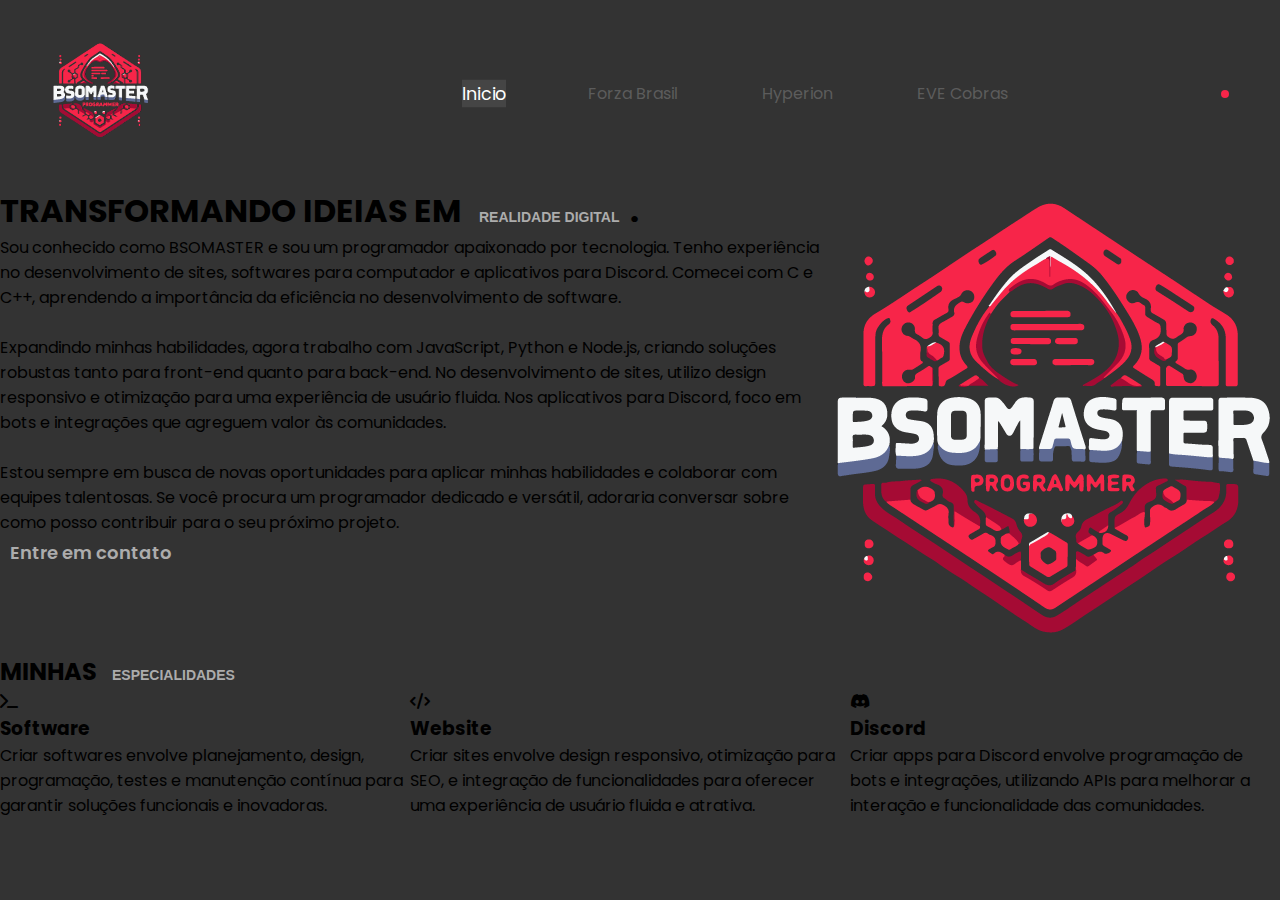
<file: index.html>
<!DOCTYPE html>
<html lang="pt-br">
    
    <head>
        <meta charset="UTF-8">
        <title>Web Master 2</title>
        <meta name="viewport" content="width=device-width, initial-scale=1.0">

        <!-- Google Fonts -->
        <link rel="preconnect" href="https://fonts.googleapis.com">
        <link rel="preconnect" href="https://fonts.gstatic.com" crossorigin>
        <link href="https://fonts.googleapis.com/css2?family=Poppins:ital,wght@0,100;0,200;0,300;0,400;0,500;0,600;0,700;0,800;0,900;1,100;1,200;1,300;1,400;1,500;1,600;1,700;1,800;1,900&display=swap" rel="stylesheet">
        
        <!-- Extern Icons  -->
        <link rel="stylesheet" href="https://cdnjs.cloudflare.com/ajax/libs/font-awesome/6.5.2/css/all.min.css"/>
        
        <!-- Main Style -->
        <link rel="stylesheet" href="style.css">
        <link rel="stylesheet" href="index.css">
        <script src="script.js" defer></script>
		
		<!-- Google Login -->
		<script src="https://accounts.google.com/gsi/client" async defer></script>
    </head>
    
    <body>
	
		<div id="g_id_onload"
		   data-client_id="87478016894-p1pdbiu2cbjlolkl0veolda452vknct4.apps.googleusercontent.com"
		   data-callback="onSignIn">
		</div>

        <header>
            
            <div class="interface">
                
                <div class="logo">
                    <img src="images/bsomaster-logo.png" alt="Logo do site">
                </div>
                
                <div class="siteBtnMenu" id="siteBtnMenu">
                    <i class="fa-solid fa-bars"></i>
                </div>

                <div class="siteMenu" id="siteMenu">
                    
                    <div class="siteBtnClose">
                        <i class="fa-solid fa-circle-xmark"></i>
                    </div>
                    
                    <nav>
                        <ul>
                            <li><a class="selected">Inicio</a></li>
                            <li><a href="forzabrasil.html">Forza Brasil</a></li>
                            <li><a href="hyperion.html">Hyperion</a></li>
                            <li><a href="evec.html">EVE Cobras</a></li>
                        </ul>
                    </nav>

                </div>

                <div class="siteBtnDiscord">
                    <div class="g_id_signin"
						data-type="button"
						data-shape="pill"
						data-theme="filled_black"
						data-text="signin"
						data-size="large"
						data-logo_alignment="left"
						data-width="200px">
					</div>
                </div>

                <div class="siteOverMenu"></div>

            </div>
        </header>

        <main>
            <section class="sectionOne">
                <div class="interface">
                    <div class="flex">
                        <div class="sectionTxt">
                            
                            <h1>TRANSFORMANDO IDEIAS EM <span>REALIDADE DIGITAL</span>.</h1>
                            
                            <p>Sou conhecido como BSOMASTER e sou um programador apaixonado por tecnologia. Tenho experiência no desenvolvimento de sites, softwares para computador e aplicativos para Discord. Comecei com C e C++, aprendendo a importância da eficiência no desenvolvimento de software.</br></br>

                            Expandindo minhas habilidades, agora trabalho com JavaScript, Python e Node.js, criando soluções robustas tanto para front-end quanto para back-end. No desenvolvimento de sites, utilizo design responsivo e otimização para uma experiência de usuário fluida. Nos aplicativos para Discord, foco em bots e integrações que agreguem valor às comunidades.</br></br>
                                
                            Estou sempre em busca de novas oportunidades para aplicar minhas habilidades e colaborar com equipes talentosas. Se você procura um programador dedicado e versátil, adoraria conversar sobre como posso contribuir para o seu próximo projeto.</p>

                            <a href="#">
                                <button>Entre em contato</button>
                            </a>
                            
                        </div>
                        <div class="sectionFluctuate">
                            <img src="images/bsomaster.png" alt="">
                        </div>
                    </div>
                </div>
            </section>
            
            <section class="sectionTwo">
                <div class="interface">
                    <h2>MINHAS <span>ESPECIALIDADES</span></h2>
                    <div class="flex">
                        <div class="sectionBox">
                            <i class="fa-solid fa-terminal"></i>
                            <h3>Software</h3>
                            <p>Criar softwares envolve planejamento, design, programação, testes e manutenção contínua para garantir soluções funcionais e inovadoras.</p>
                        </div>
                        <div class="sectionBox">
                            <i class="fa-solid fa-code"></i>
                            <h3>Website</h3>
                            <p>Criar sites envolve design responsivo, otimização para SEO, e integração de funcionalidades para oferecer uma experiência de usuário fluida e atrativa.</p>
                        </div>
                        <div class="sectionBox">
                            <i class="fa-brands fa-discord"></i>
                            <h3>Discord</h3>
                            <p>Criar apps para Discord envolve programação de bots e integrações, utilizando APIs para melhorar a interação e funcionalidade das comunidades.</p>
                        </div>
                    </div>
                </div>
            </section>
        </main>

	    <script>
	    function onSignIn(response) {
	      console.log('ID Token: ' + response.credential);
	      // Decodifique o token JWT para obter informações do usuário
	      const user = JSON.parse(atob(response.credential.split('.')[1]));
	      console.log('ID: ' + user.sub);
	      console.log('Name: ' + user.name);
	      console.log('Image URL: ' + user.picture);
	      console.log('Email: ' + user.email);
	    }
	  </script>
    </body>
</html>
</file>
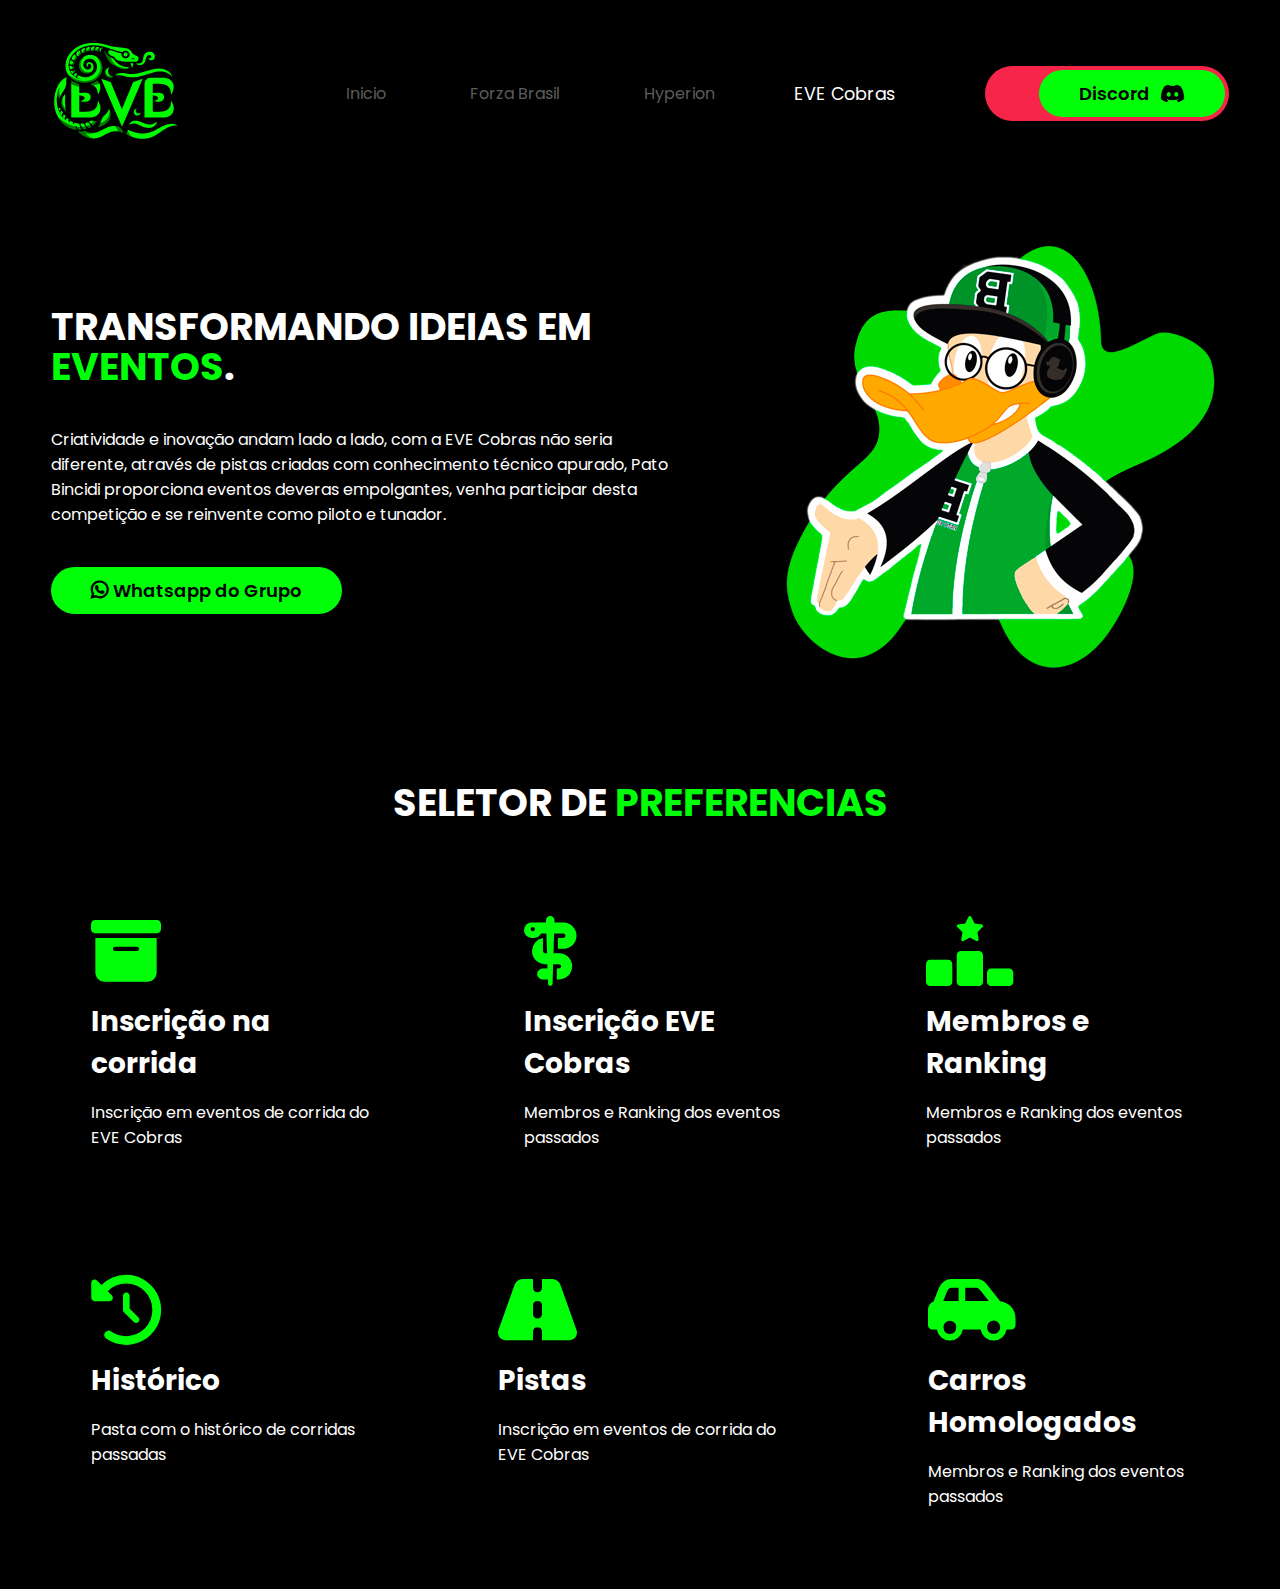
<file: evec.html>
<!DOCTYPE html>
<html lang="pt-br">
    
    <head>
        <meta charset="UTF-8">
        <title>EVE Cobras</title>
        <meta name="viewport" content="width=device-width, initial-scale=1.0">

        <!-- Google Fonts -->
        <link rel="preconnect" href="https://fonts.googleapis.com">
        <link rel="preconnect" href="https://fonts.gstatic.com" crossorigin>
        <link href="https://fonts.googleapis.com/css2?family=Poppins:ital,wght@0,100;0,200;0,300;0,400;0,500;0,600;0,700;0,800;0,900;1,100;1,200;1,300;1,400;1,500;1,600;1,700;1,800;1,900&display=swap" rel="stylesheet">
        
        <!-- Extern Icons  -->
        <link rel="stylesheet" href="https://cdnjs.cloudflare.com/ajax/libs/font-awesome/6.5.2/css/all.min.css"/>
        
        <!-- Main Style -->
        <link rel="stylesheet" href="style.css">
        <link rel="stylesheet" href="evec.css">
        <script src="script.js" defer></script>
    </head>
    
    <body>

        <header>
            <div class="interface">
                
                <div class="logo">
                    <img src="images/evec-logo.png" alt="Logo do site">
                </div>
                
                <div class="siteBtnMenu" id="siteBtnMenu">
                    <i class="fa-solid fa-bars"></i>
                </div>

                <div class="siteMenu" id="siteMenu">
                    
                    <div class="siteBtnClose">
                        <i class="fa-solid fa-circle-xmark"></i>
                    </div>
                    
                    <nav>
                        <ul>
                            <li><a href="index.html">Inicio</a></li>
                            <li><a href="forzabrasil.html">Forza Brasil</a></li>
                            <li><a href="hyperion.html">Hyperion</a></li>
                            <li><a class="selected">EVE Cobras</a></li>
                        </ul>
                    </nav>

                </div>

                <div class="siteBtnDiscord">
                    <a href="https://discord.gg/Ks7W8umuds">
                        <button class="flex"><p>Discord</p><i class="fa-brands fa-discord"></i></button>
                    </a>
                </div>

                <div class="siteOverMenu"></div>

            </div>
        </header>

        <main>
            <section class="sectionOne">
                <div class="interface">
                    <div class="flex">
                        <div class="sectionTxt">
                            <h1>TRANSFORMANDO IDEIAS EM <span>EVENTOS</span>.</h1>
                            <p>Criatividade e inovação andam lado a lado, com a EVE Cobras não seria diferente, através de pistas criadas com conhecimento técnico apurado, Pato Bincidi proporciona eventos deveras empolgantes, venha participar desta competição e se reinvente como piloto e tunador.</p>

                            <a href="#">
                                <button><i class="fa-brands fa-whatsapp"></i> Whatsapp do Grupo</button>
                            </a>
                            
                        </div>
                        <div class="sectionFluctuate">
                            <img src="images/patobincidi.png" alt="">
                        </div>
                    </div>
                </div>
            </section>
            
            <section class="sectionTwo">
                <div class="interface">
                    <h2>SELETOR DE <span>PREFERENCIAS</span></h2>
                    <div class="flex">
                        <div class="sectionBox">
                            <a href="./evec/inscricao.html">
                                <i class="fa-solid fa-box-archive"></i>
                                <h3>Inscrição na corrida</h3>
                                <p>Inscrição em eventos de corrida do EVE Cobras</p>
                            </a>
                        </div>
                        <div class="sectionBox">
                            <i class="fa-solid fa-staff-snake"></i>
                            <h3>Inscrição EVE Cobras</h3>
                            <p>Membros e Ranking dos eventos passados</p>
                        </div>
                        <div class="sectionBox">
                            <i class="fa-solid fa-ranking-star"></i>
                            <h3>Membros e Ranking</h3>
                            <p>Membros e Ranking dos eventos passados</p>
                        </div>
                    </div>
                    <div class="flex">
                        <div class="sectionBox">
                            <i class="fa-solid fa-clock-rotate-left"></i>
                            <h3>Histórico</h3>
                            <p>Pasta com o histórico de corridas passadas</p>
                        </div>
                        <div class="sectionBox">
                            <i class="fa-solid fa-road"></i>
                            <h3>Pistas</h3>
                            <p>Inscrição em eventos de corrida do EVE Cobras</p>
                        </div>
                        <div class="sectionBox">
                            <i class="fa-solid fa-car-side"></i>
                            <h3>Carros Homologados</h3>
                            <p>Membros e Ranking dos eventos passados</p>
                        </div>
                    </div>
                </div>
            </section>
            
        </main>

    </body>
</html>
</file>
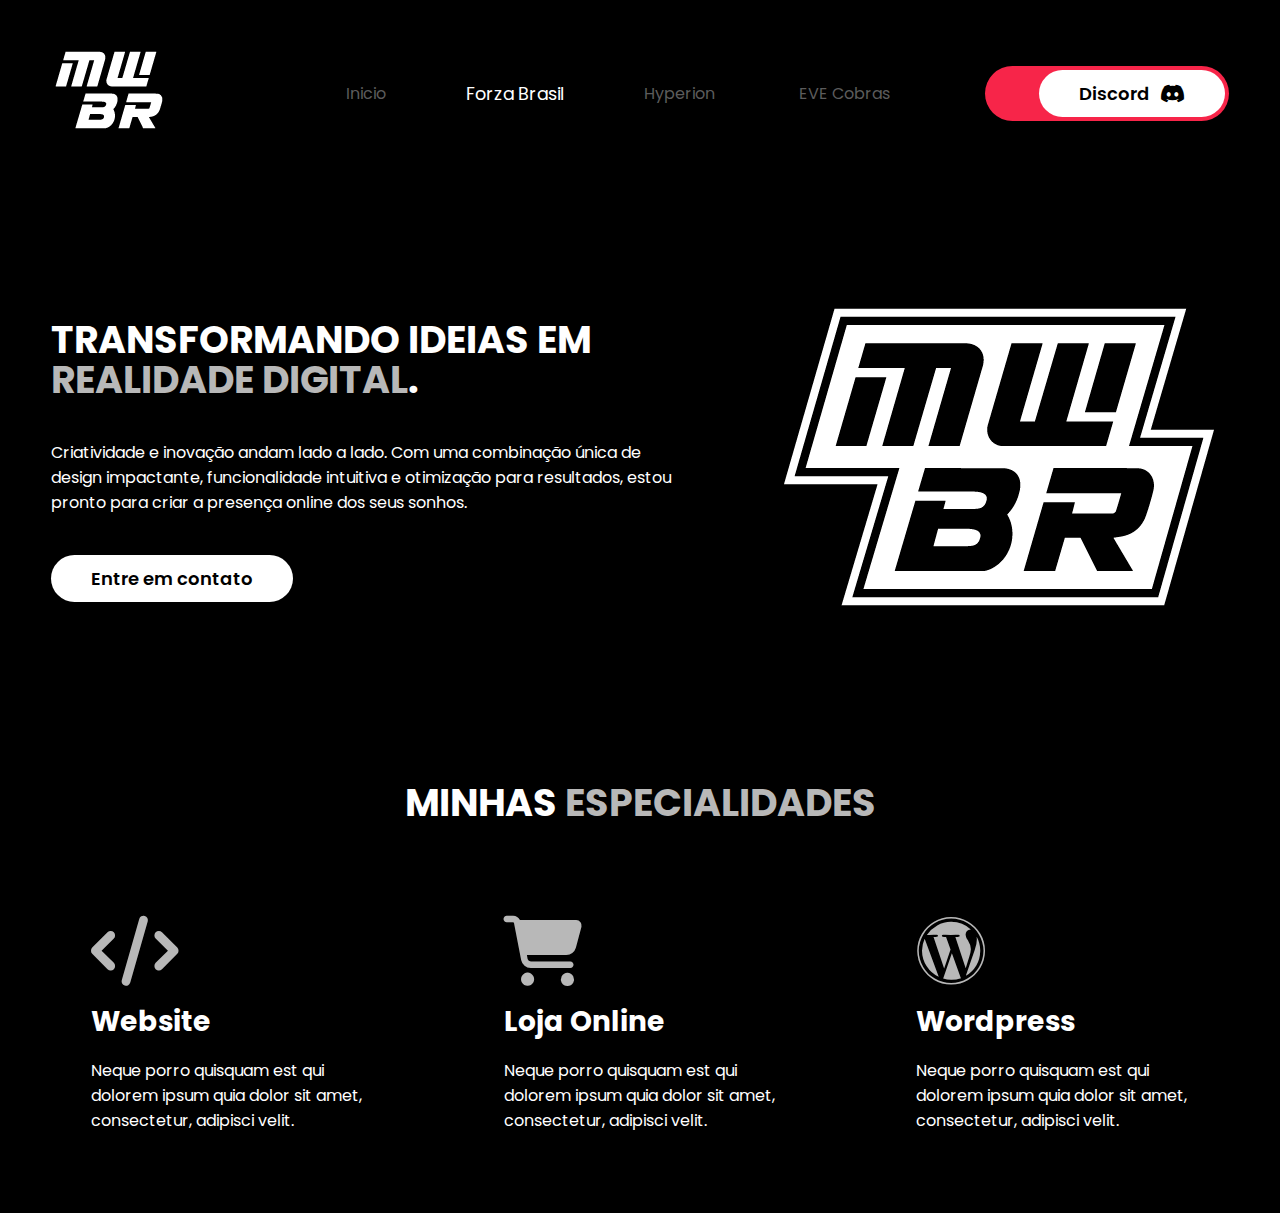
<file: forzabrasil.html>
<!DOCTYPE html>
<html lang="pt-br">
    
    <head>
        <meta charset="UTF-8">
        <title>Forza Brasil</title>
        <meta name="viewport" content="width=device-width, initial-scale=1.0">

        <!-- Google Fonts -->
        <link rel="preconnect" href="https://fonts.googleapis.com">
        <link rel="preconnect" href="https://fonts.gstatic.com" crossorigin>
        <link href="https://fonts.googleapis.com/css2?family=Poppins:ital,wght@0,100;0,200;0,300;0,400;0,500;0,600;0,700;0,800;0,900;1,100;1,200;1,300;1,400;1,500;1,600;1,700;1,800;1,900&display=swap" rel="stylesheet">
        
        <!-- Extern Icons  -->
        <link rel="stylesheet" href="https://cdnjs.cloudflare.com/ajax/libs/font-awesome/6.5.2/css/all.min.css"/>
        
        <!-- Main Style -->
        <link rel="stylesheet" href="style.css">
        <link rel="stylesheet" href="forzabrasil.css">
        <script src="script.js" defer></script>
    </head>
    
    <body>

        <header>
            <div class="interface">
                
                <div class="logo">
                    <img src="images/mwbr-logo.png" alt="Logo do site">
                </div>
                
                <div class="siteBtnMenu" id="siteBtnMenu">
                    <i class="fa-solid fa-bars"></i>
                </div>

                <div class="siteMenu" id="siteMenu">
                    
                    <div class="siteBtnClose">
                        <i class="fa-solid fa-circle-xmark"></i>
                    </div>
                    
                    <nav>
                        <ul>
                            <li><a href="index.html">Inicio</a></li>
                            <li><a class="selected">Forza Brasil</a></li>
                            <li><a href="hyperion.html">Hyperion</a></li>
                            <li><a href="evec.html">EVE Cobras</a></li>
                        </ul>
                    </nav>

                </div>

                <div class="siteBtnDiscord">
                    <a href="https://discord.gg/Ks7W8umuds">
                        <button class="flex"><p>Discord</p><i class="fa-brands fa-discord"></i></button>
                    </a>
                </div>

                <div class="siteOverMenu"></div>

            </div>
        </header>

        <main>
            <section class="sectionOne">
                <div class="interface">
                    <div class="flex">
                        <div class="sectionTxt">
                            <h1>TRANSFORMANDO IDEIAS EM <span>REALIDADE DIGITAL</span>.</h1>
                            <p>Criatividade e inovação andam lado a lado. Com uma combinação única de design impactante, funcionalidade intuitiva e otimização para resultados, estou pronto para criar a presença online dos seus sonhos.</p>

                            <a href="#">
                                <button>Entre em contato</button>
                            </a>
                            
                        </div>
                        <div class="sectionFluctuate">
                            <img src="images/mwbr.png" alt="">
                        </div>
                    </div>
                </div>
            </section>
            
            <section class="sectionTwo">
                <div class="interface">
                    <h2>MINHAS <span>ESPECIALIDADES</span></h2>
                    <div class="flex">
                        <div class="sectionBox">
                            <i class="fa-solid fa-code"></i>
                            <h3>Website</h3>
                            <p>Neque porro quisquam est qui dolorem ipsum quia dolor sit amet, consectetur, adipisci velit.</p>
                        </div>
                        <div class="sectionBox">
                            <i class="fa-solid fa-cart-shopping"></i>
                            <h3>Loja Online</h3>
                            <p>Neque porro quisquam est qui dolorem ipsum quia dolor sit amet, consectetur, adipisci velit.</p>
                        </div>
                        <div class="sectionBox">
                            <i class="fa-brands fa-wordpress"></i>
                            <h3>Wordpress</h3>
                            <p>Neque porro quisquam est qui dolorem ipsum quia dolor sit amet, consectetur, adipisci velit.</p>
                        </div>
                    </div>
                </div>
            </section>
        </main>

    </body>
</html>
</file>
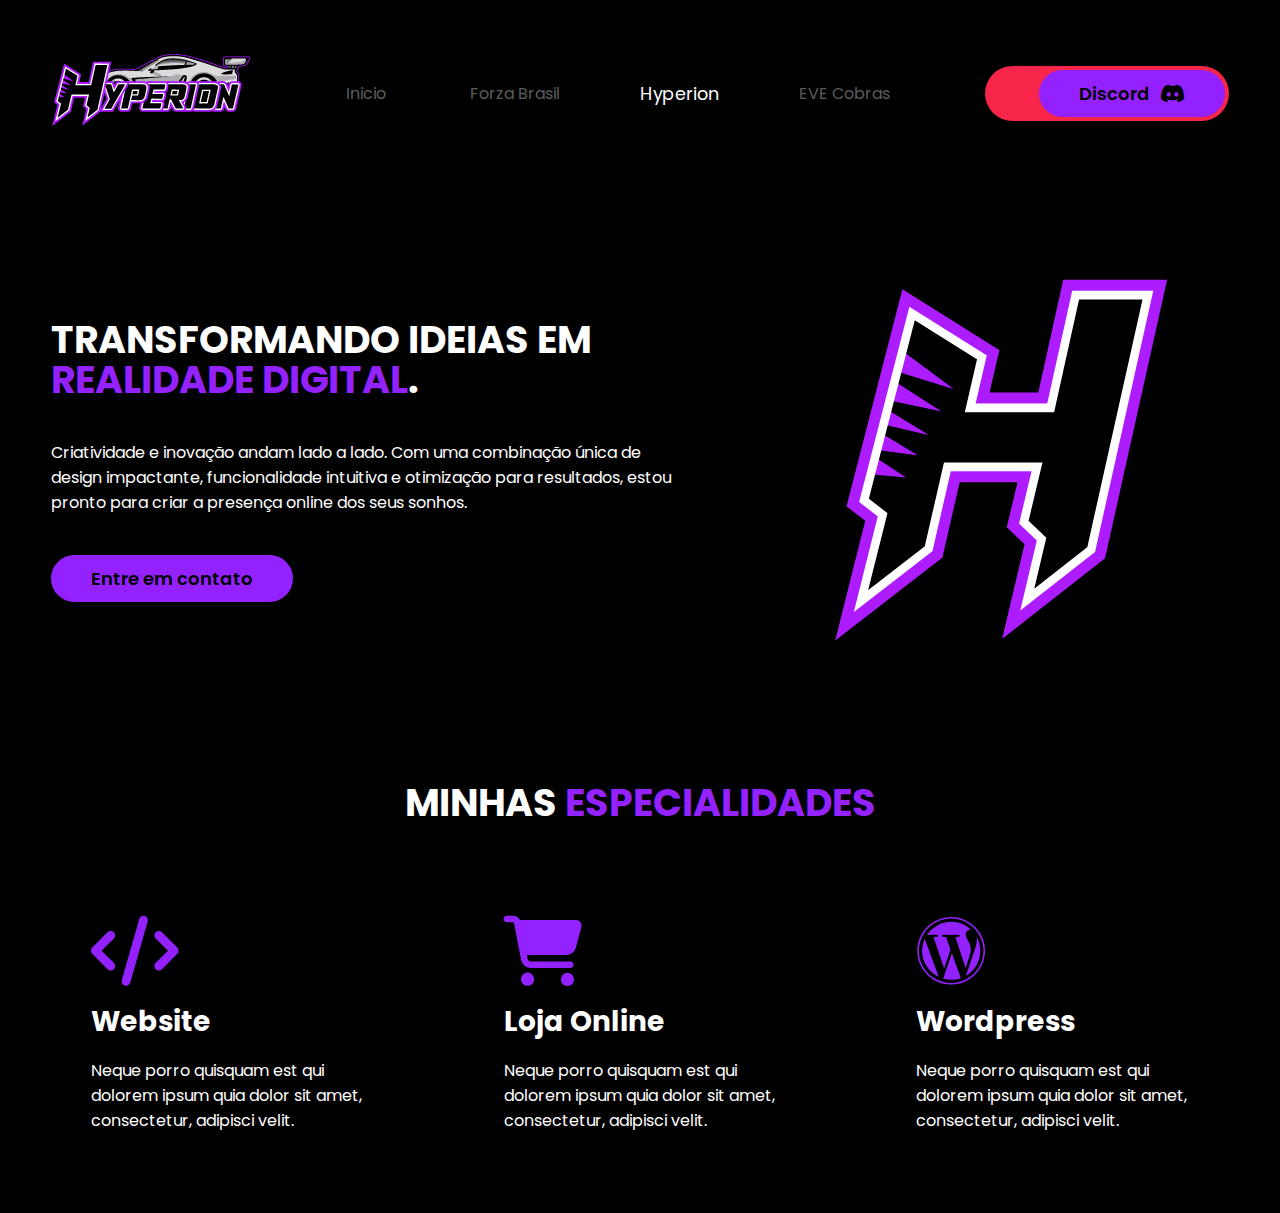
<file: hyperion.html>
<!DOCTYPE html>
<html lang="pt-br">
    
    <head>
        <meta charset="UTF-8">
        <title>Forza Brasil</title>
        <meta name="viewport" content="width=device-width, initial-scale=1.0">

        <!-- Google Fonts -->
        <link rel="preconnect" href="https://fonts.googleapis.com">
        <link rel="preconnect" href="https://fonts.gstatic.com" crossorigin>
        <link href="https://fonts.googleapis.com/css2?family=Poppins:ital,wght@0,100;0,200;0,300;0,400;0,500;0,600;0,700;0,800;0,900;1,100;1,200;1,300;1,400;1,500;1,600;1,700;1,800;1,900&display=swap" rel="stylesheet">
        
        <!-- Extern Icons  -->
        <link rel="stylesheet" href="https://cdnjs.cloudflare.com/ajax/libs/font-awesome/6.5.2/css/all.min.css"/>
        
        <!-- Main Style -->
        <link rel="stylesheet" href="style.css">
        <link rel="stylesheet" href="hyperion.css">
        <script src="script.js" defer></script>
    </head>
    
    <body>

        <header>
            <div class="interface">
                
                <div class="logo">
                    <img src="images/hyperion-logo.png" alt="Logo do site">
                </div>
                
                <div class="siteBtnMenu" id="siteBtnMenu">
                    <i class="fa-solid fa-bars"></i>
                </div>

                <div class="siteMenu" id="siteMenu">
                    
                    <div class="siteBtnClose">
                        <i class="fa-solid fa-circle-xmark"></i>
                    </div>
                    
                    <nav>
                        <ul>
                            <li><a href="index.html">Inicio</a></li>
                            <li><a href="forzabrasil.html">Forza Brasil</a></li>
                            <li><a class="selected">Hyperion</a></li>
                            <li><a href="evec.html">EVE Cobras</a></li>
                        </ul>
                    </nav>

                </div>

                <div class="siteBtnDiscord">
                    <a href="https://discord.gg/Ks7W8umuds">
                        <button class="flex"><p>Discord</p><i class="fa-brands fa-discord"></i></button>
                    </a>
                </div>

                <div class="siteOverMenu"></div>

            </div>
        </header>

        <main>
            <section class="sectionOne">
                <div class="interface">
                    <div class="flex">
                        <div class="sectionTxt">
                            <h1>TRANSFORMANDO IDEIAS EM <span>REALIDADE DIGITAL</span>.</h1>
                            <p>Criatividade e inovação andam lado a lado. Com uma combinação única de design impactante, funcionalidade intuitiva e otimização para resultados, estou pronto para criar a presença online dos seus sonhos.</p>

                            <a href="#">
                                <button>Entre em contato</button>
                            </a>
                            
                        </div>
                        <div class="sectionFluctuate">
                            <img src="images/hyperion.png" alt="">
                        </div>
                    </div>
                </div>
            </section>
            
            <section class="sectionTwo">
                <div class="interface">
                    <h2>MINHAS <span>ESPECIALIDADES</span></h2>
                    <div class="flex">
                        <div class="sectionBox">
                            <i class="fa-solid fa-code"></i>
                            <h3>Website</h3>
                            <p>Neque porro quisquam est qui dolorem ipsum quia dolor sit amet, consectetur, adipisci velit.</p>
                        </div>
                        <div class="sectionBox">
                            <i class="fa-solid fa-cart-shopping"></i>
                            <h3>Loja Online</h3>
                            <p>Neque porro quisquam est qui dolorem ipsum quia dolor sit amet, consectetur, adipisci velit.</p>
                        </div>
                        <div class="sectionBox">
                            <i class="fa-brands fa-wordpress"></i>
                            <h3>Wordpress</h3>
                            <p>Neque porro quisquam est qui dolorem ipsum quia dolor sit amet, consectetur, adipisci velit.</p>
                        </div>
                    </div>
                </div>
            </section>
        </main>

    </body>
</html>
</file>
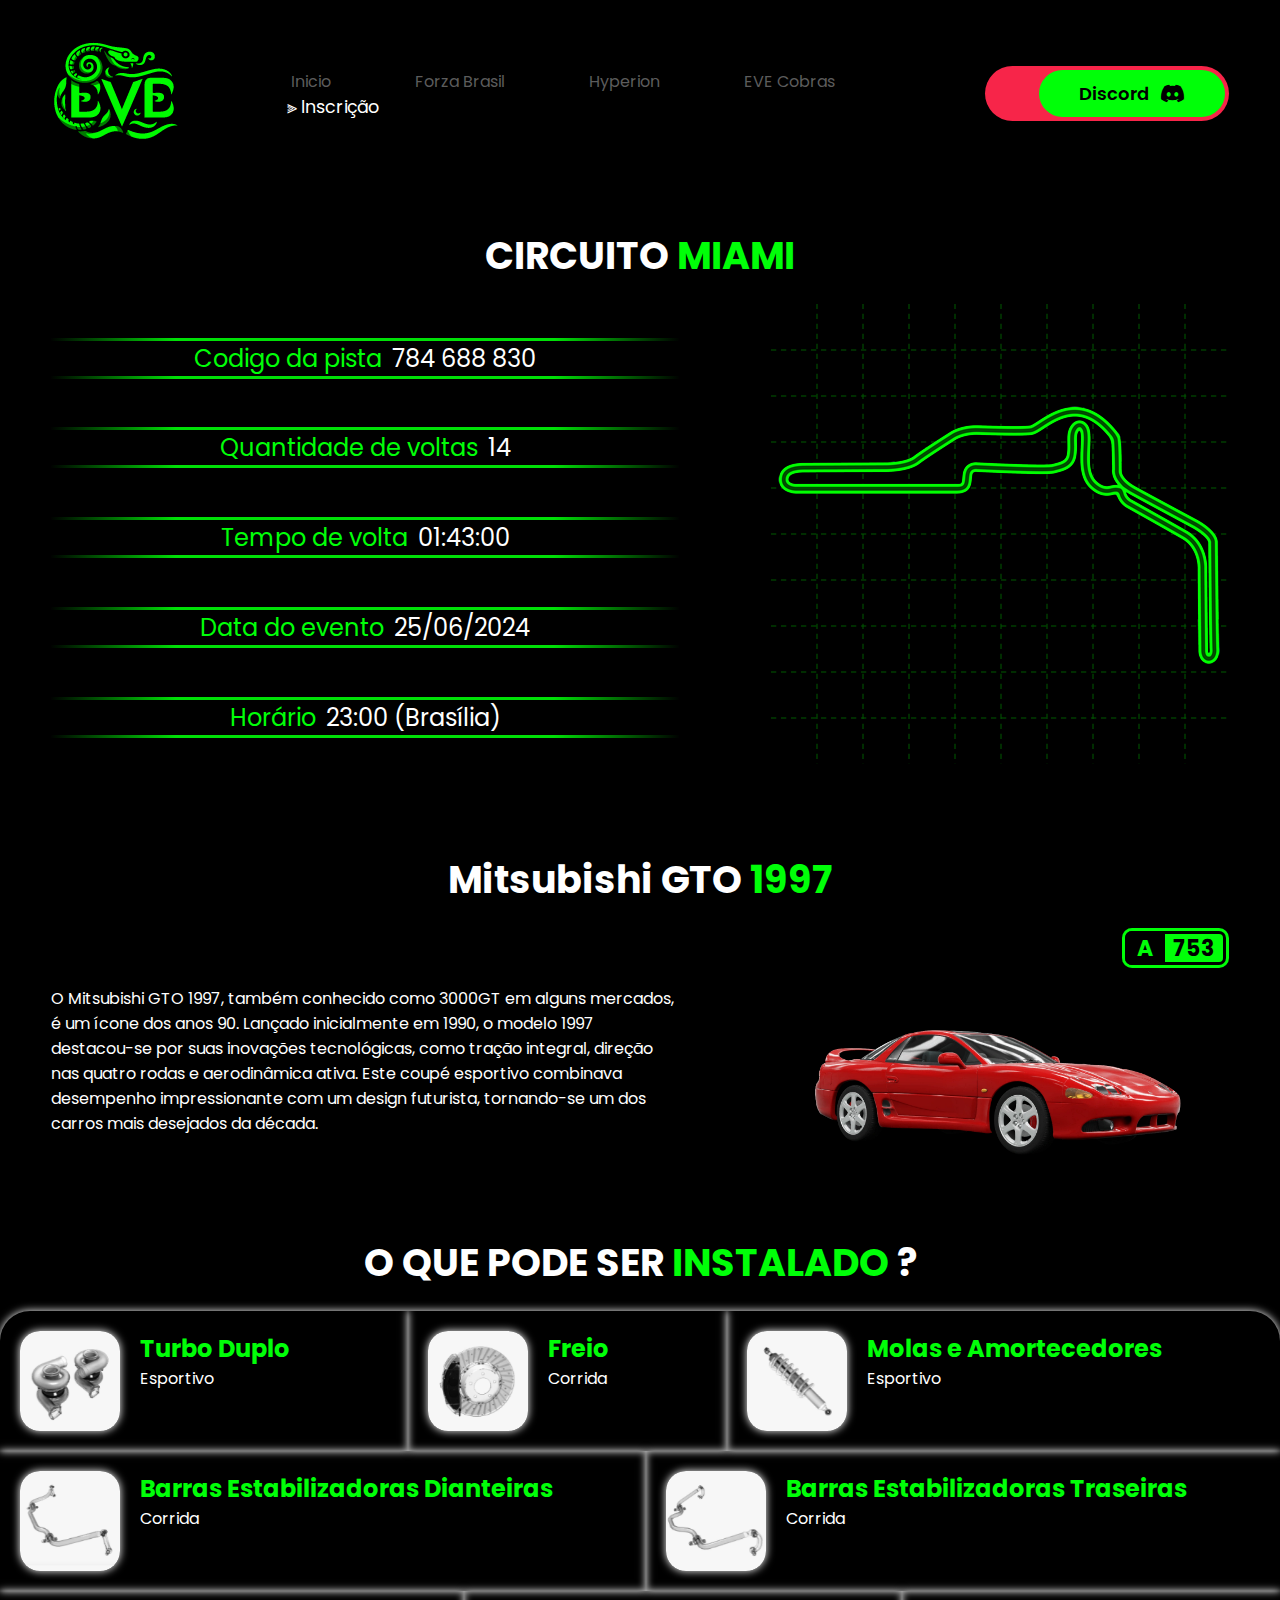
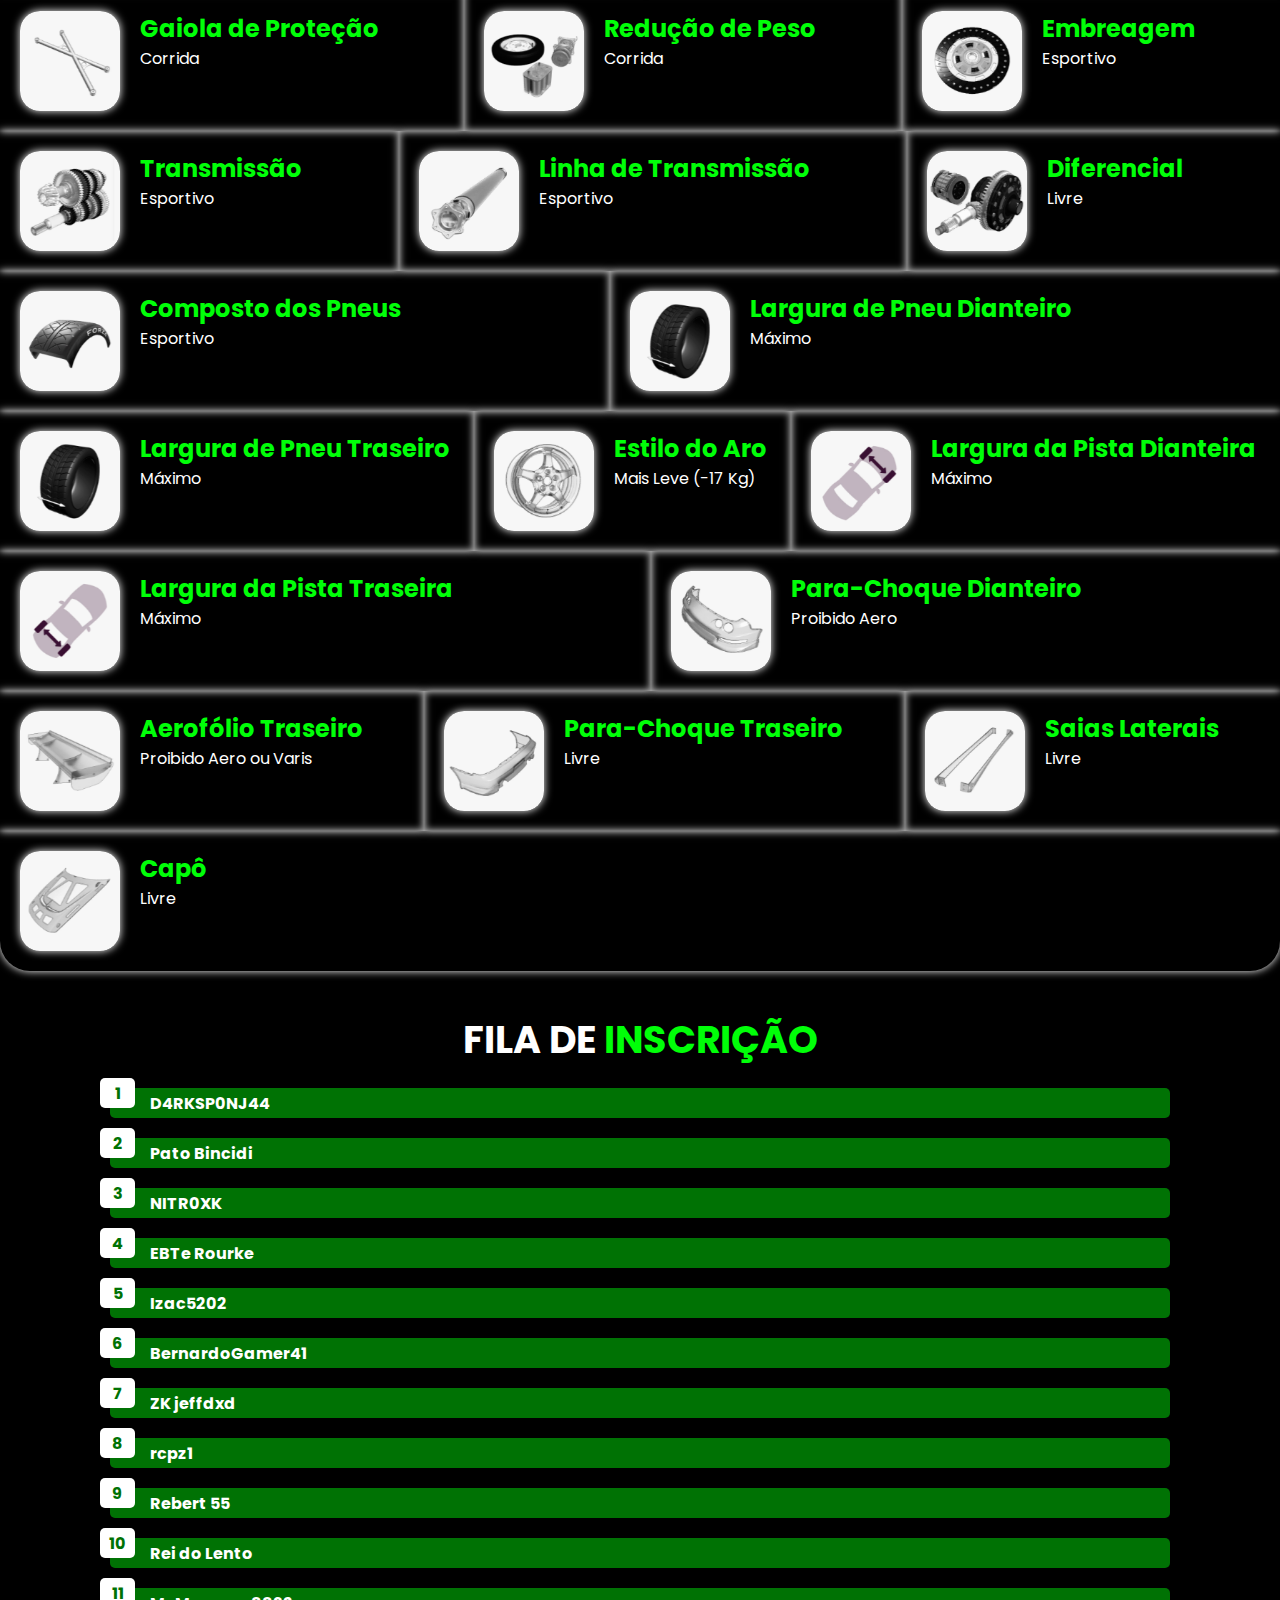
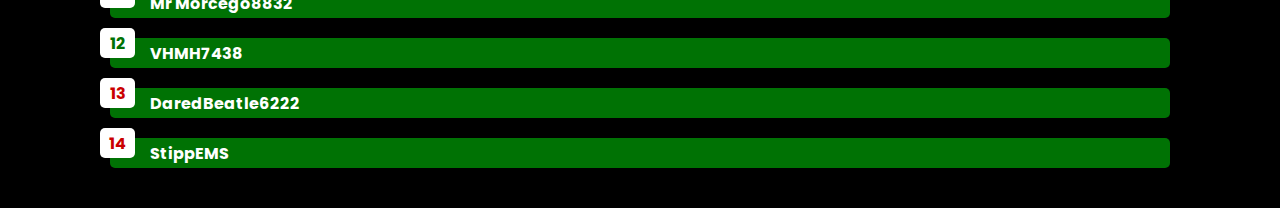
<file: evec/inscricao.html>
<!DOCTYPE html>
<html lang="pt-br">
    
    <head>
        <meta charset="UTF-8">
        <title>EVEC - Inscrição</title>
        <meta name="viewport" content="width=device-width, initial-scale=1.0">

        <!-- Google Fonts -->
        <link rel="preconnect" href="https://fonts.googleapis.com">
        <link rel="preconnect" href="https://fonts.gstatic.com" crossorigin>
        <link href="https://fonts.googleapis.com/css2?family=Poppins:ital,wght@0,100;0,200;0,300;0,400;0,500;0,600;0,700;0,800;0,900;1,100;1,200;1,300;1,400;1,500;1,600;1,700;1,800;1,900&display=swap" rel="stylesheet">
        
        <!-- Extern Icons  -->
        <link rel="stylesheet" href="https://cdnjs.cloudflare.com/ajax/libs/font-awesome/6.5.2/css/all.min.css"/>
        
        <!-- Main Style -->
        <link rel="stylesheet" href="../style.css">
        <link rel="stylesheet" href="inscricao.css">
        <script src="../script.js" defer></script>
    </head>
    
    <body>

        <header>
            <div class="interface">
                
                <div class="logo">
                    <a href="../evec.html">
                        <img src="../images/evec-logo.png" alt="Logo do site">
                    </a>
                </div>
                
                <div class="siteBtnMenu" id="siteBtnMenu">
                    <i class="fa-solid fa-bars"></i>
                </div>

                <div class="siteMenu" id="siteMenu">
                    
                    <div class="siteBtnClose">
                        <i class="fa-solid fa-circle-xmark"></i>
                    </div>
                    
                    <nav>
                        <ul>
                            <li><a href="../index.html">Inicio</a></li>
                            <li><a href="../forzabrasil.html">Forza Brasil</a></li>
                            <li><a href="../hyperion.html">Hyperion</a></li>
                            <li><a href="../evec.html">EVE Cobras</a></li>
                            <li><a class="selected">⫸ Inscrição</a></li>
                        </ul>
                    </nav>

                </div>

                <div class="siteBtnDiscord">
                    <a href="https://discord.gg/Ks7W8umuds">
                        <button class="flex"><p>Discord</p><i class="fa-brands fa-discord"></i></button>
                    </a>
                </div>

                <div class="siteOverMenu"></div>

            </div>
        </header>

        <main>

            <section class="sectionMap typeOne">
                <div class="interface">
                    <h2>CIRCUITO <span>MIAMI</span></h2>
                    <div class="flex">
                        
                        <div class="circuitInfo">
                            
                            <div><span>Codigo da pista</span><p>784 688 830</p></div>
                            <div><span>Quantidade de voltas</span><p>14</p></div>
                            <div><span>Tempo de volta</span><p>01:43:00</p></div>
                            <div><span>Data do evento</span><p>25/06/2024</p></div>
                            <div><span>Horário</span><p>23:00 (Brasília)</p></div>

                        </div>
                        
                        <div class="imageBox">
                            <img src="../evec/images/Pista.png" alt="">
                        </div>
                    
                    </div>
                </div>
            </section>

            <section class="sectionCar typeOne">
                <div class="interface">
                    <h2>Mitsubishi GTO <span>1997</span></h2>
                    <div class="flex">
                        
                        <div class="textBox">
                            <p>O Mitsubishi GTO 1997, também conhecido como 3000GT em alguns mercados, é um ícone dos anos 90. Lançado inicialmente em 1990, o modelo 1997 destacou-se por suas inovações tecnológicas, como tração integral, direção nas quatro rodas e aerodinâmica ativa. Este coupé esportivo combinava desempenho impressionante com um design futurista, tornando-se um dos carros mais desejados da década.</p>
                        </div>
                        
                        <div class="imageBox">
                            
                            <div class="carClass">
                                <span>A</span>
                                <p>753</p>
                            </div>
                            
                            <img src="../evec/images/MitsubishiGTO.webp" alt="">
                        </div>
                    
                    </div>
                </div>
            </section>
            
            <section class="sectionParts">
                <div class="interface">
                    <h2>O QUE PODE SER <span>INSTALADO</span> ?</h2>
                    <div class="flex">
                        
                        <div class="vehiclePartBox">
                            <img src="./images/partes/Turbo-Duplo.png" alt="">
                            <div>
                                <h3>Turbo Duplo</h3>
                                <p>Esportivo</p>
                            </div>
                        </div>
                        
                        <div class="vehiclePartBox">
                            <img src="./images/partes/Freio.png" alt="">
                            <div>
                                <h3>Freio</h3>
                                <p>Corrida</p>
                            </div>
                        </div>

                        <div class="vehiclePartBox">
                            <img src="./images/partes/Molas-e-Amortecedores.png" alt="">
                            <div>
                                <h3>Molas e Amortecedores</h3>
                                <p>Esportivo</p>
                            </div>
                        </div>

                        <div class="vehiclePartBox">
                            <img src="./images/partes/Barras-Estabilizadoras-Dianteiras.png" alt="">
                            <div>
                                <h3>Barras Estabilizadoras Dianteiras</h3>
                                <p>Corrida</p>
                            </div>
                        </div>

                        <div class="vehiclePartBox">
                            <img src="./images/partes/Barras-Estabilizadoras-Traseiras.png" alt="">
                            <div>
                                <h3>Barras Estabilizadoras Traseiras</h3>
                                <p>Corrida</p>
                            </div>
                        </div>

                        <div class="vehiclePartBox">
                            <img src="./images/partes/Gaiola-de-Protecao.png" alt="">
                            <div>
                                <h3>Gaiola de Proteção</h3>
                                <p>Corrida</p>
                            </div>
                        </div>

                        <div class="vehiclePartBox">
                            <img src="./images/partes/Reducao-de-Peso.png" alt="">
                            <div>
                                <h3>Redução de Peso</h3>
                                <p>Corrida</p>
                            </div>
                        </div>

                        <div class="vehiclePartBox">
                            <img src="./images/partes/Embreagem.png" alt="">
                            <div>
                                <h3>Embreagem</h3>
                                <p>Esportivo</p>
                            </div>
                        </div>

                        <div class="vehiclePartBox">
                            <img src="./images/partes/Trasmissao.png" alt="">
                            <div>
                                <h3>Transmissão</h3>
                                <p>Esportivo</p>
                            </div>
                        </div>

                        <div class="vehiclePartBox">
                            <img src="./images/partes/Linha-de-Transmissao.png" alt="">
                            <div>
                                <h3>Linha de Transmissão</h3>
                                <p>Esportivo</p>
                            </div>
                        </div>

                        <div class="vehiclePartBox">
                            <img src="./images/partes/Diferencial.png" alt="">
                            <div>
                                <h3>Diferencial</h3>
                                <p>Livre</p>
                            </div>
                        </div>

                        <div class="vehiclePartBox">
                            <img src="./images/partes/Composto-dos-Pneus.png" alt="">
                            <div>
                                <h3>Composto dos Pneus</h3>
                                <p>Esportivo</p>
                            </div>
                        </div>

                        <div class="vehiclePartBox">
                            <img src="./images/partes/Largura-do-Pneu.png" alt="">
                            <div>
                                <h3>Largura de Pneu Dianteiro</h3>
                                <p>Máximo</p>
                            </div>
                        </div>

                        <div class="vehiclePartBox">
                            <img src="./images/partes/Largura-do-Pneu.png" alt="">
                            <div>
                                <h3>Largura de Pneu Traseiro</h3>
                                <p>Máximo</p>
                            </div>
                        </div>

                        <div class="vehiclePartBox">
                            <img src="./images/partes/Estilo-do-Aro.png" alt="">
                            <div>
                                <h3>Estilo do Aro</h3>
                                <p>Mais Leve (-17 Kg)</p>
                            </div>
                        </div>

                        <div class="vehiclePartBox">
                            <img src="./images/partes/Largura-da-Pista-Dianteiro.png" alt="">
                            <div>
                                <h3>Largura da Pista Dianteira</h3>
                                <p>Máximo</p>
                            </div>
                        </div>

                        <div class="vehiclePartBox">
                            <img src="./images/partes/Largura-da-Pista-Traseiro.png" alt="">
                            <div>
                                <h3>Largura da Pista Traseira</h3>
                                <p>Máximo</p>
                            </div>
                        </div>

                        <div class="vehiclePartBox">
                            <img src="./images/partes/Para-Choque-Dianteiro.png" alt="">
                            <div>
                                <h3>Para-Choque Dianteiro</h3>
                                <p>Proibido Aero</p>
                            </div>
                        </div>

                        <div class="vehiclePartBox">
                            <img src="./images/partes/Aerofolio-Traseiro.png" alt="">
                            <div>
                                <h3>Aerofólio Traseiro</h3>
                                <p>Proibido Aero ou Varis</p>
                            </div>
                        </div>

                        <div class="vehiclePartBox">
                            <img src="./images/partes/Para-Choque-Traseiro.png" alt="">
                            <div>
                                <h3>Para-Choque Traseiro</h3>
                                <p>Livre</p>
                            </div>
                        </div>

                        <div class="vehiclePartBox">
                            <img src="./images/partes/Saias-Laterais.png" alt="">
                            <div>
                                <h3>Saias Laterais</h3>
                                <p>Livre</p>
                            </div>
                        </div>

                        <div class="vehiclePartBox">
                            <img src="./images/partes/Capo.png" alt="">
                            <div>
                                <h3>Capô</h3>
                                <p>Livre</p>
                            </div>
                        </div>
                        
                    </div>
                </div>
            </section>

            <section class="sectionList typeOne">
                <div class="interface">
                    <h2>FILA DE <span>INSCRIÇÃO</span></h2>
                    <div class="flex">
                        
                        <div class="entryList">
                            
                            <div><span>1</span><p>D4RKSP0NJ44</p></div>
                            <div><span>2</span><p>Pato Bincidi</p></div>
                            <div><span>3</span><p>NITR0XK</p></div>
                            <div><span>4</span><p>EBTe Rourke</p></div>
                            <div><span>5</span><p>Izac5202</p></div>
                            <div><span>6</span><p>BernardoGamer41</p></div>
                            <div><span>7</span><p>ZK jeffdxd</p></div>
                            <div><span>8</span><p>rcpz1</p></div>
                            <div><span>9</span><p>Rebert 55</p></div>
                            <div><span>10</span><p>Rei do Lento</p></div>
                            <div><span>11</span><p>Mr Morcego8832</p></div>
                            <div><span>12</span><p>VHMH7438</p></div>
                            <div><span>13</span><p>DaredBeatle6222</p></div>
                            <div><span>14</span><p>StippEMS</p></div>

                        </div>

                        <!--div class="sectionList">
                            
                            <div><span>13º</span><p>DaredBeatle6222</p></div>
                            <div><span>14º</span><p>StippEMS</p></div>

                        </div-->
                    
                    </div>
                </div>
            </section>

        </main>

    </body>
</html>
</file>
<file: style.css>
/* Estilo Geral */

* {
    
    margin: 0;
    padding: 0;
    box-sizing: border-box;
    font-family: "Poppins", sans-serif;
}

body {
    
    background-color: #000;
    height: 100vh;
}

.interface {

    max-width: 1280px;
    margin: 0 auto;
}

.flex {

    display: flex;
}

a {

    text-decoration: none;
}

button {

    padding: 10px 40px;
    font-size: 18px;
    font-weight: 600;
    background-color: #f72549;
    border-radius: 30px;
    cursor: pointer;
    transition: .2s;
    border: 0;
    gap: 10px;
}

button:hover {

    box-shadow: 0px 0px 8px #f72549;
    transform: scale(1.05);
}

button i {

    margin: auto;
    font-size: 20px;
}

header {

    padding: 40px 4%;
}

header > .interface {

    display: flex;
    align-items: center;
    justify-content: space-between;
}

header button {

    margin-left: 50px;
}

.siteBtnDiscord {

	background-color: #f72549;
	border-radius: 50vh;
	padding: 4px;
}

.siteBtnClose {

    display: none;
}

.siteMenu nav ul {
    
    list-style-type: none;
}

.siteMenu nav li {

    display: inline-block;
    padding: 0 40px;
}

.siteMenu nav a {

    color: #5C5C5C;
    text-decoration: none;
    display: inline-block;
    transition: .2s;
}

.siteMenu nav a.selected {

    color: #fff;
    transform: scale(1.1);
}

.siteMenu nav a:hover {

    color: #fff;
    transform: scale(1.1);
}

/* Menu Mobile */

.siteBtnMenu {
    
    display: none;
}

.siteBtnMenu i {

    color: #f72549;
    font-size: 40px;
    margin-right: 20px;
}

.siteOverMenu {

    background-color: #000;
    width: 100%;
    height: 100%;
    position: fixed;
    top: 0;
    left: 0;
    z-index: 1;
    opacity: 0.7;
    display: none;
}

/* Responsivo */
@media screen and (max-width: 1020px){
    
    /* Menu Header */
    .siteBtnDiscord {

        display: none;
    }

    header {

        padding: 10px 4%;
    }

    /* Menu Mobile */
    .siteBtnMenu {
    
        display: block;
    }

    .siteMenu {

        background-color: #050505;
        height: 100vh;
        position: fixed;
        top: 0;
        right: 0;
        z-index: 2;
        width: 0%;
        overflow: hidden;
        transition: .2s;
    }

    .siteMenu.openMenu {

        width: 80%;
    }

    .siteMenu.openMenu ~ .siteOverMenu {

        display: block;
    }

    .siteMenu .siteBtnClose {

        padding: 20px 5%;
        display: block;
    }

    .siteMenu .siteBtnClose i {

        color: #f72549;
        font-size: 30px;
    }

    .siteMenu nav ul {

        text-align: right;
    }

    .siteMenu nav li {

        display:block;
        padding: 0;
    }

    .siteMenu nav a {

        color: #f72549;
        font-size: 20px;
        font-weight: 300;
        padding: 20px 8%;
        display: block;
        transition: 0s;
        font-weight: bold;
    }

    .siteMenu nav a.selected {

        background-color: #f72549;
        transform: scale(1.0);
        font-weight: bold;
        color: #000;
    }

    .siteMenu nav a:hover {

        background-color: #f72549;
        transform: scale(1.0);
        color: #000;
    }
}
</file>
<file: index.css>
html, body {
    
    margin: 0;
    padding: 0;
    width: 100%;
    height: 100%;
}

body {

    background-color: #333333;
}

#menu {

    width: 100%;
    height: 25px;
    user-select: none;
    position: relative;
    background-color: #000000;
}

.tableContainer {
    
    height: calc(100% - 55px);
    overflow-y: auto;
}

table {
    
    width: 100%;
    border-collapse: collapse;
}

th, td {
    
    padding: 8px;
    color: #acacac;
    user-select: none;
    text-align: center;
    font-family: 'Arial';
    border-left: 1px solid #555;
    border-bottom: 1px solid #555;
}

th {

    position: sticky;
    background-color: #181818;
    font-size: 12px;
    border: none;
    padding: 4px;
    top: 0px;
}

.selected {
    
    background-color: #454545;
}

::-webkit-scrollbar {
    
    width: 10px;
    height: 5px;
}

::-webkit-scrollbar-thumb {
    
    background-color: #7e7e7e;
    border-radius: 5px;
}

footer {
    
    position: fixed;
    background-color: #222;
    user-select: none;
    text-align: left;
    padding: 5px 0;
    height: 20px;
    width: 100%;
    bottom: 0;
}

span {

    color: #acacac;
    font-size: 14px;
    padding: 0 10px;
    user-select: none;
    font-family: 'Arial';
}

button {

    color: #acacac;
    cursor: pointer;
    user-select: none;
    border: none;
    outline: none;
    background-color: transparent;
    padding: 4px 10px;
    height: 25px;
}

button:hover {

    background-color: #181818;
}

button:active {

    background-color: #454545;
}

button:disabled {

    color: #5a5a5a;
}

table tr td:first-child {
    
    text-align: left;
    border-left: none;
}
</file>
<file: evec.css>
button {

    background-color: #00ff08;
}

button:hover {

    box-shadow: 0px 0px 8px #00ff08;
}

.siteBtnMenu i {

    color: #00ff08;
}

/* Responsivo */
@media screen and (max-width: 1020px){

    .siteMenu .siteBtnClose i {

        color: #00ff08;
    }

    .siteMenu nav a {

        color: #00ff08;
    }

    .siteMenu nav a.selected {

        background-color: #00ff08;
    }

    .siteMenu nav a:hover {

        background-color: #00ff08;
    }
}

/*/ Exclusivo da Página /*/

h1, h2 {

    color: #fff;
    font-size: 38px;
}

h1 span, h2 span {

    color: #00ff08;
}

/* -- Seção Um -- */

.sectionOne {

    padding: 40px 4%;
}

.sectionOne .flex {

    gap: 90px;
    align-items: center;
    justify-content: center;
}

.sectionOne .sectionTxt h1 {

    line-height: 40px;
}

.sectionOne .sectionTxt button i {

    font-weight: bold;
}

.sectionOne .sectionTxt p {

    color: #fff;
    margin: 40px 0;
}

.sectionOne .sectionFluctuate img {

    position: relative;
    animation: flutuar 2s ease-in-out infinite alternate;
    max-height: 460px;
    width: 460px;
}

@keyframes flutuar {

    0% {

        top: 0;
    }

    100% {

        top: 30px;
    }
}

/* -- Seção Dois -- */

.sectionTwo {

    padding: 40px 4%;
}

.sectionTwo h2 {

    text-align: center;
}

.sectionTwo .flex {

    gap: 60px;
}

.sectionTwo .sectionBox {

    color: #fff;
    padding: 40px;
    margin-top: 45px;
    border-radius: 20px;
    transition: .2s;
}

.sectionTwo .sectionBox a {

    color: #fff;
}

.sectionTwo .sectionBox:hover {

    transform: scale(1.05);
    box-shadow: 0 0 8px #ffffff6b;
}

.sectionTwo .sectionBox i {

    font-size: 70px;
    color: #00ff08;
}

.sectionTwo .sectionBox h3 {

    font-size: 28px;
    margin: 15px 0;
}

/* Responsivo */
@media screen and (max-width: 1020px){

    .flex {

        flex-direction: column;
    }
    
    /* -- Seção Um -- */
    section.sectionOne {

        padding: 20px 8%;
    }

    section.sectionOne .flex {

        gap: 40px;
        flex-direction: column-reverse;
    }
    
    .sectionOne h1 {

        font-size: 30px;
    }

    .sectionOne .sectionFluctuate img {

        width: 100%;
    }

    .sectionOne .sectionTxt a {

        display: grid;
        justify-content: center;
    }

    /* -- Seção Dois -- */
    .sectionTwo {

        padding: 40px 8%;
    }

    .sectionTwo h2 {

        font-size: 34px;
        line-height: 35px;
    }

    .sectionTwo .flex {

        gap: 10px;
    }

    .sectionTwo .sectionBox {

        transform: scale(1.05);
        box-shadow: 0 0 8px #ffffff6b;
    }
}
</file>
<file: forzabrasil.css>
button {

    background-color: #fff;
}

button:hover {

    box-shadow: 0px 0px 8px #fff;
}

.siteBtnMenu i {

    color: #fff;
}

/* Responsivo */
@media screen and (max-width: 1020px){

    .siteMenu .siteBtnClose i {

        color: #fff;
    }

    .siteMenu nav a {

        color: #fff;
    }

    .siteMenu nav a.selected {

        background-color: #fff;
    }

    .siteMenu nav a:hover {

        background-color: #fff;
    }
}

/*/ Exclusivo da Página /*/

h1, h2 {

    color: #fff;
    font-size: 38px;
}

h1 span, h2 span {

    color: #b8b8b8;
}

/* -- Seção Um -- */

.sectionOne {

    padding: 40px 4%;
}

.sectionOne .flex {

    gap: 90px;
    align-items: center;
    justify-content: center;
}

.sectionOne .sectionTxt h1 {

    line-height: 40px;
}

.sectionOne .sectionTxt button i {

    font-weight: bold;
}

.sectionOne .sectionTxt p {

    color: #fff;
    margin: 40px 0;
}

.sectionOne .sectionFluctuate img {

    position: relative;
    animation: flutuar 2s ease-in-out infinite alternate;
    max-height: 460px;
    width: 460px;
}

@keyframes flutuar {

    0% {

        top: 0;
    }

    100% {

        top: 30px;
    }
}

/* -- Seção Dois -- */

.sectionTwo {

    padding: 40px 4%;
}

.sectionTwo h2 {

    text-align: center;
}

.sectionTwo .flex {

    gap: 60px;
}

.sectionTwo .sectionBox {

    color: #fff;
    padding: 40px;
    margin-top: 45px;
    border-radius: 20px;
    transition: .2s;
}

.sectionTwo .sectionBox a {

    color: #fff;
}

.sectionTwo .sectionBox:hover {

    transform: scale(1.05);
    box-shadow: 0 0 8px #ffffff6b;
}

.sectionTwo .sectionBox i {

    font-size: 70px;
    color: #b8b8b8;
}

.sectionTwo .sectionBox h3 {

    font-size: 28px;
    margin: 15px 0;
}

/* Responsivo */
@media screen and (max-width: 1020px){

    .flex {

        flex-direction: column;
    }
    
    /* -- Seção Um -- */
    section.sectionOne {

        padding: 20px 8%;
    }

    section.sectionOne .flex {

        gap: 40px;
        flex-direction: column-reverse;
    }
    
    .sectionOne h1 {

        font-size: 30px;
    }

    .sectionOne .sectionFluctuate img {

        width: 100%;
    }

    .sectionOne .sectionTxt a {

        display: grid;
        justify-content: center;
    }

    /* -- Seção Dois -- */
    .sectionTwo {

        padding: 40px 8%;
    }

    .sectionTwo h2 {

        font-size: 34px;
        line-height: 35px;
    }

    .sectionTwo .flex {

        gap: 10px;
    }

    .sectionTwo .sectionBox {

        transform: scale(1.05);
        box-shadow: 0 0 8px #ffffff6b;
    }
}
</file>
<file: hyperion.css>
button {

    background-color: #9421ff;
}

button:hover {

    box-shadow: 0px 0px 8px #9421ff;
}

.siteBtnMenu i {

    color: #9421ff;
}

/* Responsivo */
@media screen and (max-width: 1020px){

    .siteMenu .siteBtnClose i {

        color: #9421ff;
    }

    .siteMenu nav a {

        color: #9421ff;
    }

    .siteMenu nav a.selected {

        background-color: #9421ff;
    }

    .siteMenu nav a:hover {

        background-color: #9421ff;
    }
}

/*/ Exclusivo da Página /*/

h1, h2 {

    color: #fff;
    font-size: 38px;
}

h1 span, h2 span {

    color: #9421ff;
}

/* -- Seção Um -- */

.sectionOne {

    padding: 40px 4%;
}

.sectionOne .flex {

    gap: 90px;
    align-items: center;
    justify-content: center;
}

.sectionOne .sectionTxt h1 {

    line-height: 40px;
}

.sectionOne .sectionTxt button i {

    font-weight: bold;
}

.sectionOne .sectionTxt p {

    color: #fff;
    margin: 40px 0;
}

.sectionOne .sectionFluctuate img {

    position: relative;
    animation: flutuar 2s ease-in-out infinite alternate;
    max-height: 460px;
    width: 460px;
}

@keyframes flutuar {

    0% {

        top: 0;
    }

    100% {

        top: 30px;
    }
}

/* -- Seção Dois -- */

.sectionTwo {

    padding: 40px 4%;
}

.sectionTwo h2 {

    text-align: center;
}

.sectionTwo .flex {

    gap: 60px;
}

.sectionTwo .sectionBox {

    color: #fff;
    padding: 40px;
    margin-top: 45px;
    border-radius: 20px;
    transition: .2s;
}

.sectionTwo .sectionBox a {

    color: #fff;
}

.sectionTwo .sectionBox:hover {

    transform: scale(1.05);
    box-shadow: 0 0 8px #ffffff6b;
}

.sectionTwo .sectionBox i {

    font-size: 70px;
    color: #9421ff;
}

.sectionTwo .sectionBox h3 {

    font-size: 28px;
    margin: 15px 0;
}

/* Responsivo */
@media screen and (max-width: 1020px){

    .flex {

        flex-direction: column;
    }
    
    /* -- Seção Um -- */
    section.sectionOne {

        padding: 20px 8%;
    }

    section.sectionOne .flex {

        gap: 40px;
        flex-direction: column-reverse;
    }
    
    .sectionOne h1 {

        font-size: 30px;
    }

    .sectionOne .sectionFluctuate img {

        width: 100%;
    }

    .sectionOne .sectionTxt a {

        display: grid;
        justify-content: center;
    }

    /* -- Seção Dois -- */
    .sectionTwo {

        padding: 40px 8%;
    }

    .sectionTwo h2 {

        font-size: 34px;
        line-height: 35px;
    }

    .sectionTwo .flex {

        gap: 10px;
    }

    .sectionTwo .sectionBox {

        transform: scale(1.05);
        box-shadow: 0 0 8px #ffffff6b;
    }
}
</file>
<file: evec/inscricao.css>
button {

    background-color: #00ff08;
}

button:hover {

    box-shadow: 0px 0px 8px #00ff08;
}

.siteBtnMenu i {

    color: #00ff08;
}

/* Responsivo */
@media screen and (max-width: 1020px){

    .siteMenu .siteBtnClose i {

        color: #00ff08;
    }

    .siteMenu nav a {

        color: #00ff08;
    }

    .siteMenu nav a.selected {

        background-color: #00ff08;
    }

    .siteMenu nav a:hover {

        background-color: #00ff08;
    }
}

/*//// Exclusivo da Página ////*/

h2 {

    color: #fff;
    font-size: 38px;
    margin-bottom: 20px;
    text-align: center;
}

h2 span {

    color: #00ff08;
}

.imageBox img {

    max-height: 460px;
    width: 460px;
}

/* -- Tipo Um -- */

.typeOne {

    padding: 40px 4%;
}

.typeOne .flex {

    gap: 90px;
    align-items: center;
    justify-content: center;
}

.typeOne .textBox button i {

    font-weight: bold;
}

.typeOne .textBox p {

    color: #fff;
    margin: 40px 0;
}

/* Sobre a pista do Evento */

.sectionMap .circuitInfo {

    flex-grow: 1;
    color: #fff;

    height: 400px;
    display: flex;
    flex-direction: column;
    justify-content: space-between;
}

.sectionMap .circuitInfo div {

    border-image: linear-gradient(to right, #ffffff00 0%, #00e007 20%, #00e007 80%, #ffffff00 100%) 1 100%;
    border-image-slice: 1;
    border-width: 3px 0;
    border-style: solid;

    display: flex;
    font-size: 24px;
    justify-content: center
}

.sectionMap .circuitInfo span {

    color: #00ff08;
    margin-right: 10px;
}

/* Sobre o carro do Evento */

.sectionCar .imageBox {
    
    position: relative;
}

.sectionCar .imageBox .carClass {
    
    right: 0;
    top: 0;
    height: 40px;
    display: flex;
    position: absolute;
    background-color: #00ff08;
    border-radius: 10px;
    outline: 3px solid #000000;
    outline-offset: -6px;
    font-weight: bold;
    z-index: 1;
}

.sectionCar .imageBox .carClass span {
    
    height: 100%;
    background-color: #000000;
    border-radius: 10px 0 0 10px;
    outline: 3px solid #00ff08;
    outline-offset: -3px;

    display: flex;
    font-size: 22px;
    padding: 0 15px;
    color: #00ff08;
    align-items: center;
}

.sectionCar .imageBox .carClass p {

    height: 100%;
    display: flex;
    font-size: 22px;
    align-items: center;
    padding: 0 15px 0 5px;
}

/* Sobre as peças disponíveis */

.sectionParts .flex {

    flex-wrap: wrap;
    overflow: hidden;
    border-radius: 30px;
    box-shadow: 0 0 8px #fff;
}

.sectionParts .vehiclePartBox {
    
    flex-grow: 1;
    display: flex;
    padding: 20px;
    column-gap: 20px;
    box-shadow: 0 0 8px #fff;
}

.sectionParts .vehiclePartBox img {

    width: 100px;
    border-radius: 20px;
    box-shadow: 0 0 8px #fff;
}

.sectionParts .vehiclePartBox h3 {

    font-size: 24px;
    color: #00ff08;
}

.sectionParts .vehiclePartBox p {

    color: #fff;
}

/* Sobre a Lista de inscrição */

.sectionList .entryList {

    display: flex;
    flex-direction: column;
    align-items: center;
    flex-grow: 1;
    gap: 20px;
}

.sectionList .entryList div {

    position: relative;
    background-color: #007204;
    border-radius: 5px;
    height: 30px;
    width: 90%;
}

.sectionList .entryList div span {

    top: -10px;
    left: -10px;
    width: 35px;
    height: 30px;
   
    display: flex;
    position: absolute;
    background-color: #fff;
    border-radius: 5px;
    font-weight: bold;
    color: #007204;

    justify-content: center;
    align-items: center;
}

.sectionList .entryList div p {

    height: 100%;
    padding-left: 40px;

    display: flex;
    color: #fff;
    font-weight: bold;
    align-items: center;
}

.sectionList .entryList div:nth-child(n+13) span {
    
    color: #CA0000;
}

/* Responsivo */
@media screen and (max-width: 1020px){

    h2 {

        font-size: 34px;
        line-height: 35px;
    }
    
    .imageBox img {

        width: 100%;
    }
    
    .typeOne .flex {

        gap: 40px;
        flex-direction: column-reverse;
    }
    
    /* Sobre a pista do Evento */
    
    .sectionMap .circuitInfo {

        width: 100%;
        height: auto;
        justify-content: center;
    }
    
    .sectionMap .circuitInfo div {

        flex-direction: column;
        text-align: center;
        padding: 10px 0;
    }

    /* Sobre o carro do Evento */

    .sectionCar .imageBox .carClass {

        top: auto;
        bottom: -20px;
    }

    /* Sobre as peças disponíveis */
    
    .sectionParts {

        padding: 40px 4%;
    }

    .sectionParts .flex {

        gap: 10px;
        display: grid;
        overflow: visible;
        border-radius: 0;
        box-shadow: none;
    }
    
    .sectionParts .vehiclePartBox {

        border-radius: 0;
        transform: scale(1.0);
        border-top: 2px solid #fff;
        border-bottom: 2px solid #fff;
        box-shadow: 0 0 8px #ffffff6b;
    }
    
    .sectionParts .vehiclePartBox h3 {

        font-size: 20px;
    }

    /* Sobre a Fila de Inscrição */
    
    .sectionList .entryList {

        width: 100%;
    }
}
</file>
